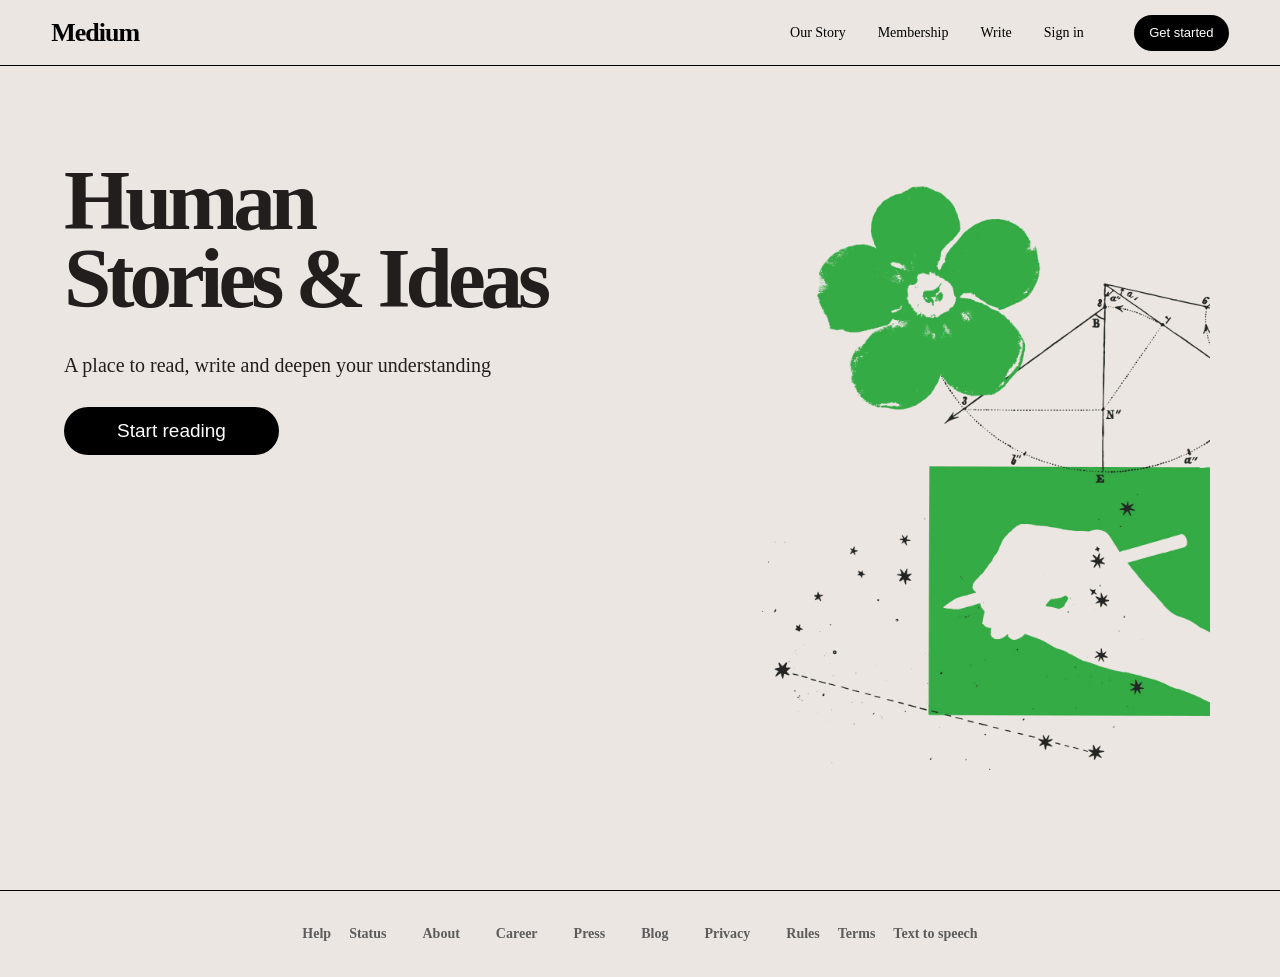
<file: index.html>
<!DOCTYPE html>
<html lang="en">

<head>
    <meta charset="UTF-8">
    <meta name="viewport" content="width=device-width, initial-scale=1.0">
    <title>Medium</title>
    <link rel="stylesheet" href="/assets/css/styles.css">
</head>

<body>
    <header class="header">

        <a class="medium" href="#">Medium</a>

        <div class="header-right">

            <!-- Menu button -->


            <!-- Navigation -->
            <nav class="nav-menu">
                <a href="#">Our Story</a>
                <a href="#">Membership</a>
                <a href="#">Write</a>
                <a href="#">Sign in</a>
            </nav>
            <button class="menu-toggle" aria-label="Open navigation">
                ☰
            </button>

            <button class="button">Get started</button>


        </div>

    </header>
    <section class="hero-section">

        <div class="rub"></div>

        <div class="hero-left">
            Human<br>
            Stories & Ideas
        </div>

        <p class="p">
            A place to read, write and deepen your understanding
        </p>

        <button class="btn">Start reading</button>

        <div class="hero-image">
            <img src="/assets/img/4_SdjkdS98aKH76I8eD0_qjw.webp" alt="Medium illustration">
        </div>

    </section>

    <footer>
        <div class="footer">
            <a class="help" href="#">Help</a>
            <a class="status" href="#">Status</a><span></span>
            <a class="about" href="#">About</a><span></span>
            <a class="career" href="#">Career</a><span></span>
            <a class="press" href="#">Press</a><span></span>
            <a class="blog" href="#">Blog</a><span></span>
            <a class="privacy" href="#">Privacy</a><span></span>
            <a class="rules" href="#">Rules</a>
            <a class="terms" href="#">Terms</a>
            <a class="text" href="#">Text to speech</a>
        </div>
    </footer>



<script>
    const menuToggle = document.querySelector(".menu-toggle");
    const navMenu = document.querySelector(".nav-menu");

    menuToggle.addEventListener("click", () => {
        navMenu.classList.toggle("active");
    });
</script>



</body>

</html>
</file>
<file: assets/css/styles.css>
/* ==============================
   RESET
================================= */

* {
    margin: 0;
    padding: 0;
    box-sizing: border-box;
}

html {
    scroll-behavior: smooth;
}

body {
    background-color: #ebe6e1;
    color: rgb(35, 30, 30);
    overflow-x: hidden;
}


/* ==============================
   HEADER
================================= */

.header {
    position: sticky;
    top: 0;
    z-index: 1000;

    width: 100%;
    min-height: 75px;

    display: flex;
    align-items: center;

    padding: 0 4%;

    background-color: #ebe6e1;
}


/* Medium logo */
.medium {
    color: black;
    text-decoration: none;

    font-weight: bold;
    font-size: 28px;

    letter-spacing: -1px;

    margin-right: auto;
}

/* Right side of header */

.header-right {
    display: flex;
    align-items: center;
    gap: 18px;
}


/* ==============================
   MENU BUTTON
================================= */

.menu-toggle {
    display: none;

    border: none;
    background: transparent;

    font-size: 25px;

    cursor: pointer;

    padding: 5px;
}


.menu-toggle:hover {
    background-color: rgba(0, 0, 0, 0.08);
}

.menu-toggle span {
    width: 20px;
    height: 2px;

    background-color: black;

    border-radius: 10px;

    transition: transform 0.25s ease,
        opacity 0.25s ease;
}


/* ==============================
   NAVIGATION MENU
================================= */


/* Show menu */

.nav-menu.active {
    display: flex;
}


/* Menu links */

.nav-menu {
    display: flex;
    align-items: center;

    gap: 8px;

    margin-right: 20px;
}

.nav-menu a {
    color: black;
    text-decoration: none;

    font-size: 14px;

    padding: 10px 12px;

    transition: opacity 0.2s ease;
}

.nav-menu a:hover {
    opacity: 0.6;
}



/* ==============================
   GET STARTED
================================= */

.button {
    width: 107px;
    height: 38px;

    border: none;
    border-radius: 65px;

    background-color: black;
    color: white;

    font-size: 14px;

    cursor: pointer;
}

.button:hover {
    opacity: 0.8;
}


.button:active {
    transform: scale(0.97);
}


/* ==============================
   HERO
================================= */

.hero-section {
    position: relative;

    width: 100%;
    min-height: calc(100vh - 75px);

    border-top: 1px solid black;

    padding-bottom: 60px;

    overflow: hidden;
}


/* Small line */

.rub {
    display: none;
}


/* Main heading */

.hero-left {
    width: 60%;

    margin-left: 5%;
    padding-top: 95px;

    font-weight: 600;

    font-size: clamp(55px, 8.5vw, 110px);

    line-height: 0.92;

    letter-spacing: -5px;

    color: rgb(35, 30, 30);
}


/* Description */

.p {
    width: min(550px, 50%);

    margin-left: 5%;
    margin-top: 35px;

    font-size: clamp(18px, 2vw, 25px);

    line-height: 1.35;
}


/* ==============================
   START READING BUTTON
================================= */

.btn {
    width: 215px;

    margin-left: 5%;
    margin-top: 28px;

    padding: 13px 20px;

    border: none;
    border-radius: 70px;

    background-color: black;
    color: white;

    font-size: 19px;

    cursor: pointer;

    transition:
        opacity 0.2s ease,
        transform 0.2s ease;
}

.btn:hover {
    opacity: 0.8;
}

.btn:active {
    transform: scale(0.97);
}


/* ==============================
   HERO IMAGE
================================= */

.hero-image {
    position: absolute;

    right: 4%;
    top: 50%;

    transform: translateY(-50%);

    width: min(38vw, 500px);
    height: 75vh;

    display: flex;

    justify-content: center;
    align-items: center;
}

.hero-image img {
    display: block;

    width: 100%;
    height: 100%;

    object-fit: contain;
}


/* ==============================
   FOOTER
================================= */

.footer {
    width: 100%;

    display: flex;

    justify-content: center;
    align-items: center;

    flex-wrap: wrap;

    gap: 6px 18px;

    padding: 30px 5%;

    border-top: 1px solid black;

    background-color: #ebe6e1;
}


/* Footer links */

.footer a {
    color: rgb(92, 92, 92);

    text-decoration: none;

    font-size: 14px;
    font-weight: normal;

    padding: 5px 0;

    white-space: nowrap;

    transition: color 0.2s ease;

    font-weight: bold;
    color: rgb(92, 92, 92);
}

.footer a:hover {
    color: black;
}

/* Remove old individual margins */

.help,
.status,
.about,
.career,
.press,
.blog,
.privacy,
.rules,
.terms,
.text {
    margin: 0;
    font-size: 14px;

}


/* ==============================
   TABLET
================================= */

.menu-toggle:hover {
    background-color: rgba(49, 47, 47, 0.08);
}


.nav-menu.active {
    display: flex;
}

.header {
    min-height: 65px;
    padding: 0 4%;
}


.medium {
    font-size: 26px;
}


.button {
    width: 95px;
    height: 36px;

    font-size: 13px;
}

@media (min-width: 600px) {

    .hero-left {
        width: 65%;

        font-size: clamp(55px, 9vw, 85px);
    }

    .p {
        width: 50%;
        font-size: 20px;
    }

    .hero-image {
        width: 38vw;
        height: 65vh;
    }
}




/* ==============================
   VERY SMALL PHONES
================================= */

@media (max-width: 400px) {

    .medium {
        font-size: 22px;
    }

    .button {
        width: 88px;

        font-size: 11px;
    }


    .hero-left {
        font-size: 46px;
        letter-spacing: -2px;
    }


    .p {
        font-size: 17px;
    }


    .btn {
        width: 180px;

        font-size: 16px;
    }


    .hero-image {
        width: 90%;
        height: 360px;
    }


    .footer {
        gap: 3px 12px;
    }

    .footer a {
        font-size: 12px;
    }
}
</file>
